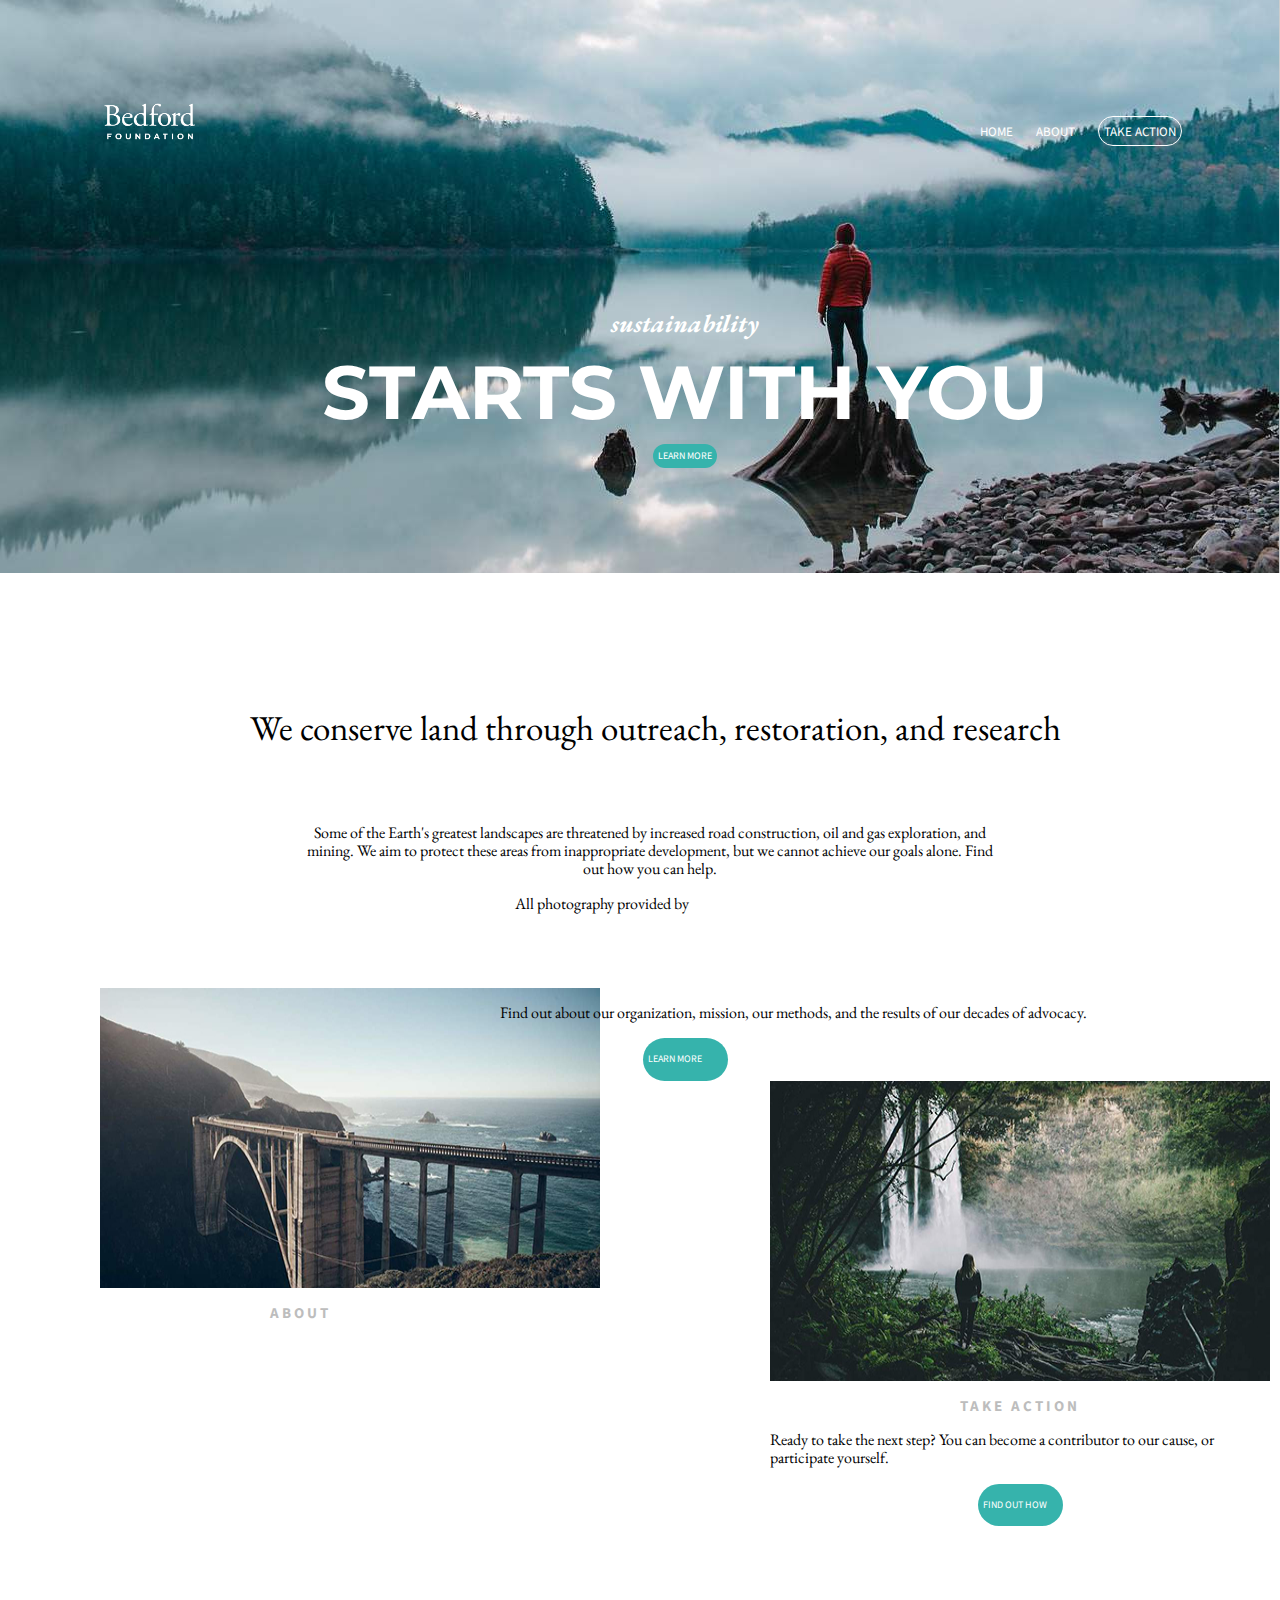
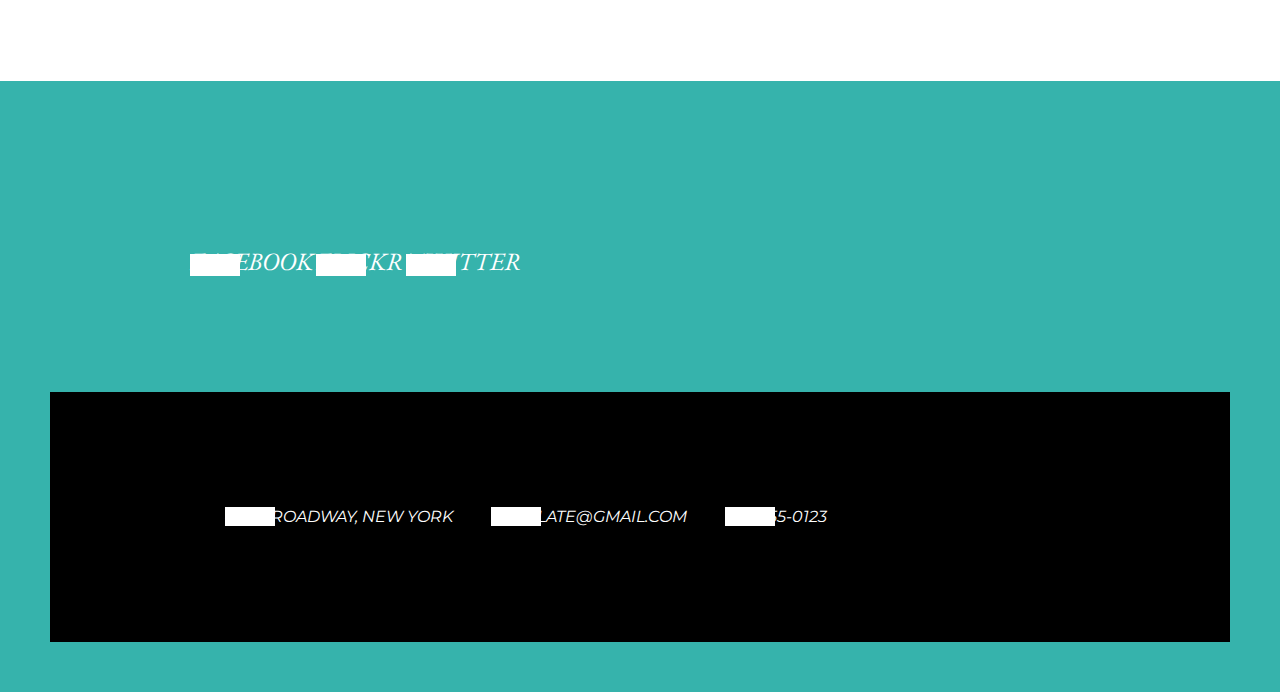
<file: index.html>
<!doctype html>
<html>
<head>
<meta charset="UTF-8">
<title>bedford foundation home page</title>		
		<link href="https://fonts.googleapis.com/css?family=EB+Garamond|Montserrat|Source+Sans+Pro&display=swap" rel="stylesheet">
		<link rel="stylesheet" type="text/css" href="css/normalize.css">
		<link rel="stylesheet" type="text/css" href="css/main.css">	
</head>

<body>
	
	<div id="home-image">
	<header class="wrapper">
		<div class="row">
			<div id="logo">
			<img src="img/logo.png" alt="bedford foundation" width="100">
			</div>
				<nav>
					<ul>
						<li><a href="#">Home</a></li>
						<li><a href="about.html">About</a></li>
						<li><a href="take-action.html">Take Action</a></li>
					</ul>
				</nav>
              </div>
				<h1><span>sustainability</span><br>starts with you</h1>
	
				<p><a href="about.html" class="btn">learn more</a></p>	
	</header>
	</div>
	
	<div class="wrapper">
		<div class="info">
			<p>We conserve land through outreach, restoration, and research</p>
		</div>
		<div id="threaten">	
			<p>Some of the Earth's greatest landscapes are threatened by increased road construction, oil and gas exploration, and mining. We aim to protect these areas from inappropriate development, but we cannot achieve our goals alone. Find out how you can help.</p>
            <p>All photography provided by  <a href="http://www.google.com">Jared Chambers</a></p>
		</div>
		
		<div class="row">	
			<header id="left">
              <img src="img/about.jpeg" alt="" width="100">

                    <h2>about</h2>
			</header>
                    <p>Find out about our organization, mission, our methods, and the results of our decades of advocacy.</p>	
              <div class="btn">
				  <p><a href="about.html">learn more</a></p>
              </div>
        	
			<div id="right">
				<header>
                <img src="img/take-action.jpg" alt="" width="100">
                    <h2>take action</h2>
				</header>
                      <p>Ready to take the next step? You can become a contributor to our cause, or participate yourself.</p>	
                <div class="btn">
					<p><a href="take-action.html">find out how</a></p>
                </div>
			</div>
			</div>
		</div>	

	<footer class="bg-blue">
      <div class="wrapper">
          <div class="row">
              <ul>
                <li><a href="http://www.facebook.com" target="_blank"><span>Facebook</span></a></li>
				 <li><a href="http://www.flickr.com" target="_blank"><span>Flickr</span></a></li>
                <li><a href="http://www.twitter.com" target="_blank"><span>Twitter</span></a></li>
              </ul>
          </div>
      </div>	

	
	<div class="bg-black">
		
		<address class="wrapper">
			<ul>
				<li><a href="https://www.google.com/maps" target="_blank"> 459 Broadway, New York</a></li>
				<li><a href="mailto:template@gmail.com">template@gmail.com</a></li>
				<li><a href="tel:+2125550123">(212)555-0123</a></li>
			</ul>
		</address>
		</div> 
	</footer>
	
</body>
</html>
</file>
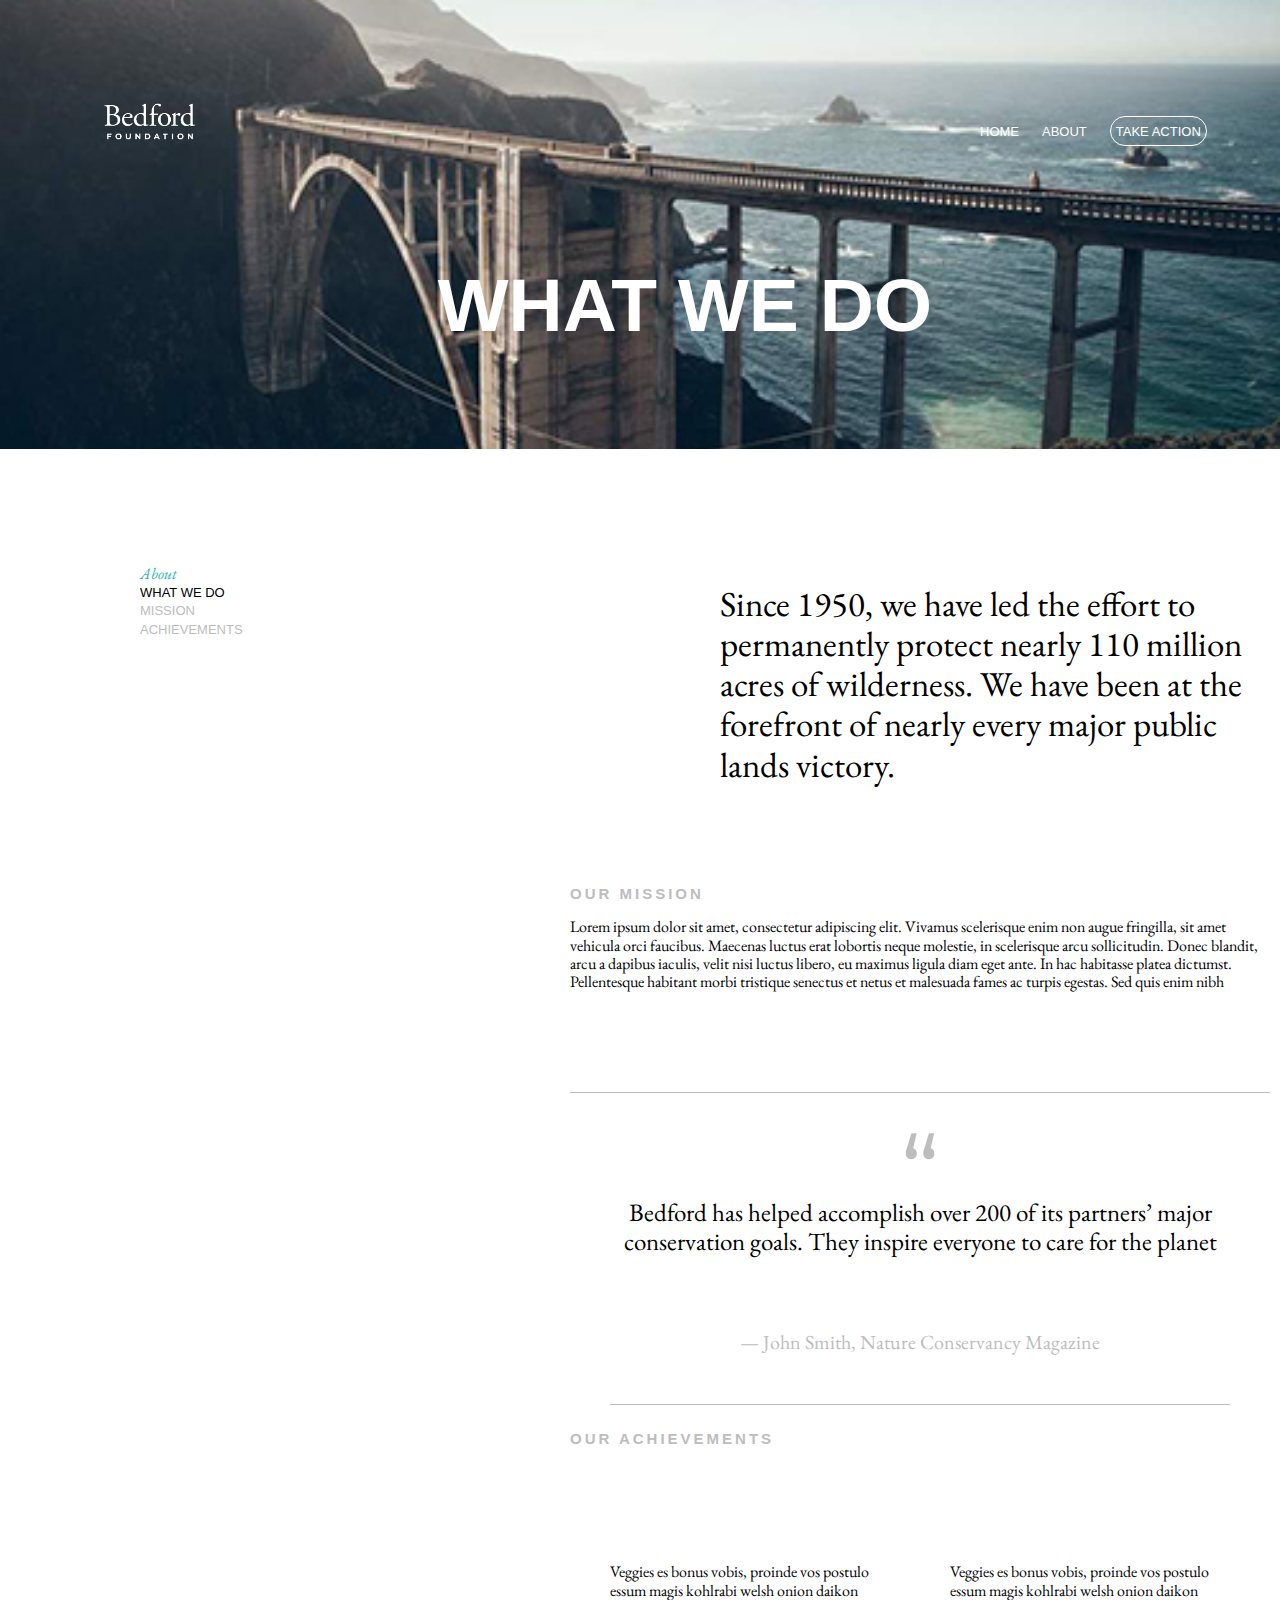
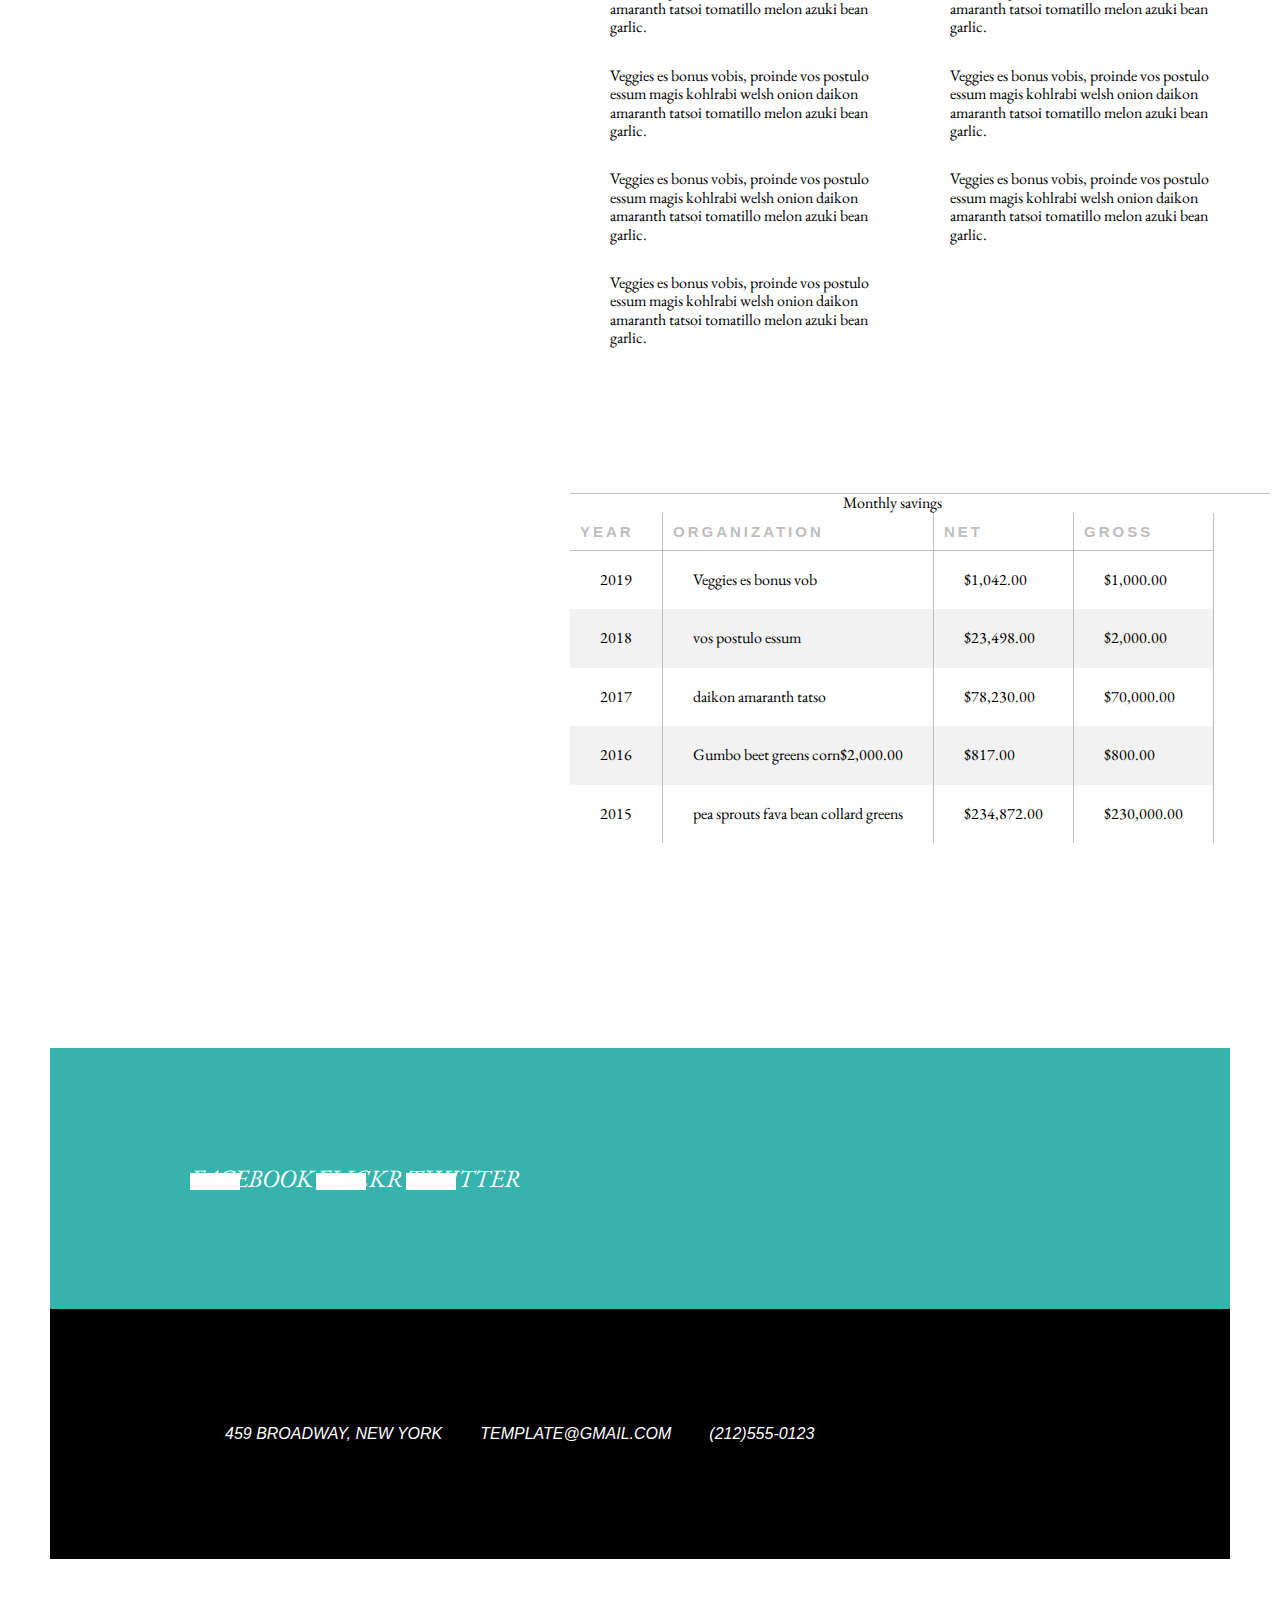
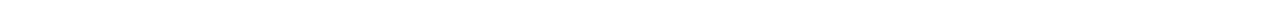
<file: about.html>
<!doctype html>
<html>
<head>
<meta charset="UTF-8">
<title>About</title>	
	<link href="https://fonts.googleapis.com/css?family=EB+Garamond:400,400i,500,500i,600,600i,700,700i,800,800i|Open+Sans:400,400i,600,600i,700,700i,800,800i&display=swap" rel="stylesheet">
	<link rel="stylesheet" type="text/css" href="css/normalize.css">
	<link rel="stylesheet" type="text/css" href="css/main.css">	
</head>
	
<body>
	
	<div id="bg-about">
	<header class="wrapper">
		<div class="row">
			<div id="logo">
			<img src="img/logo.png" alt="bedford foundation" width="100">
			</div>
				<nav>
					<ul>
						<li><a href="index.html">Home</a></li>
						<li><a href="about.html">About</a></li>
						<li><a href="take-action.html">Take Action</a></li>
					</ul>
				</nav>
              </div>
				<h1>what we do</h1>	
	</header>
	</div>
	
	<div class="wrapper">
		<div class="row">
			<div class="col-2-2">
              <nav>
                  <ul>
                      <li>About</li>
                      <li><a href="#whatwedo">What we Do</a></li>
                      <li><a href="#mission">Mission</a></li>
                      <li><a href="#achievements">Achievements</a></li>
                  </ul>
              </nav>
			</div>
			  <div class="col-2-2">
				<section>
                  <div class="info">
                      <p>Since 1950, we have led the effort to permanently protect nearly 110 million acres of wilderness. We have been at the forefront of nearly every major public lands victory. </p>
                  </div>	

                 <header>
                <h2>our mission</h2>
                </header>
                  <p>Lorem ipsum dolor sit amet, consectetur adipiscing elit. Vivamus scelerisque enim non augue fringilla, sit amet vehicula orci faucibus. Maecenas luctus erat lobortis neque molestie, in scelerisque arcu sollicitudin. Donec blandit, arcu a dapibus iaculis, velit nisi luctus libero, eu maximus ligula diam eget ante. In hac habitasse platea dictumst. Pellentesque habitant morbi tristique senectus et netus et malesuada fames ac turpis egestas. Sed quis enim nibh</p>
				</section>
			
				 
            <blockquote>
              <img src="img/quote-img.png" alt="quote">
                <p>Bedford has helped accomplish over 200 of its partners’ major conservation goals. They inspire everyone to care for the planet</p>
				<footer>
                  <p>&mdash; John Smith, Nature Conservancy Magazine </p>
				</footer>
            </blockquote>
		
	
			<section>
                <header> 
                  <h2>Our achievements</h2>
                 </header> 
			<div class="row">	 
				 <div class="col-3-3">
                    <ul>
                      <li>Veggies es bonus vobis, proinde vos postulo essum magis kohlrabi welsh onion daikon amaranth tatsoi tomatillo melon azuki bean garlic.</li>
                      <li>Veggies es bonus vobis, proinde vos postulo essum magis kohlrabi welsh onion daikon amaranth tatsoi tomatillo melon azuki bean garlic.</li>
                      <li>Veggies es bonus vobis, proinde vos postulo essum magis kohlrabi welsh onion daikon amaranth tatsoi tomatillo melon azuki bean garlic.</li>
                      <li>Veggies es bonus vobis, proinde vos postulo essum magis kohlrabi welsh onion daikon amaranth tatsoi tomatillo melon azuki bean garlic.</li>
                    </ul>
				</div>
				<div class="col-3-3">
                  <ul>
                    <li>Veggies es bonus vobis, proinde vos postulo essum magis kohlrabi welsh onion daikon amaranth tatsoi tomatillo melon azuki bean garlic.</li>
                    <li>Veggies es bonus vobis, proinde vos postulo essum magis kohlrabi welsh onion daikon amaranth tatsoi tomatillo melon azuki bean garlic.</li>
                    <li>Veggies es bonus vobis, proinde vos postulo essum magis kohlrabi welsh onion daikon amaranth tatsoi tomatillo melon azuki bean garlic.</li>
                  </ul>
				</div>
			  </div>
			</section>
		
				  
				   <table cellspacing="0">
					     <caption>Monthly savings</caption>
					   <thead>
						   <tr>
                              <th>year</th>
							  <th>organization</th>
							  <th>net</th>
							  <th>gross</th>
						   </tr>
					   </thead>
					   <tbody>
						   <tr>
						   		<td>2019</td>
							    <td>Veggies es bonus vob</td>
							    <td>$1,042.00</td>
							    <td>$1,000.00</td>
						   </tr>
						   <tr>
						   		<td>2018</td>
							    <td>vos postulo essum </td>
							    <td>$23,498.00</td>
							    <td>$2,000.00</td>
						   </tr>
						   <tr>
						   		<td>2017</td>
							    <td>daikon amaranth tatso</td>
							    <td>$78,230.00</td>
							    <td>$70,000.00</td>
						   </tr>
						    <tr>
						   		<td>2016</td>
							    <td>Gumbo beet greens corn$2,000.00</td>
							    <td>$817.00</td>
							    <td>$800.00</td>
						   </tr>
						   <tr>
						   		<td>2015</td>
							    <td>pea sprouts fava bean collard greens</td>
							    <td>$234,872.00</td>
							    <td>$230,000.00</td>
						   </tr>
					   </tbody>
				  </table>
			
		</div>
	</div>
	</div>
	
	<footer>
      <div class="bg-blue">
          <div class="wrapper">
              <ul>
                  <li><a href="http://www.facebook.com" target="_blank"><span>Facebook</span></a></li>
                  <li><a href="http://www.flickr.com" target="_blank"><span>Flickr</span></a></li>
                  <li><a href="http://www.twitter.com" target="_blank"><span>Twitter</span></a></li>
              </ul>
          </div>
      </div>

      <div class="bg-black">
          <address class="wrapper">
              <ul>
                  <li><a href="https://www.google.com/maps" target="_blank"> 459 Broadway, New York</a></li>
                  <li><a href="mailto:template@gmail.com" target="_blank">template@gmail.com</a></li>
                  <li><a href="tel:+2125550123" target="_blank">(212)555-0123</a></li>
              </ul>
          </address>	
      </div>
	</footer>
	


</body>
</html>
</file>
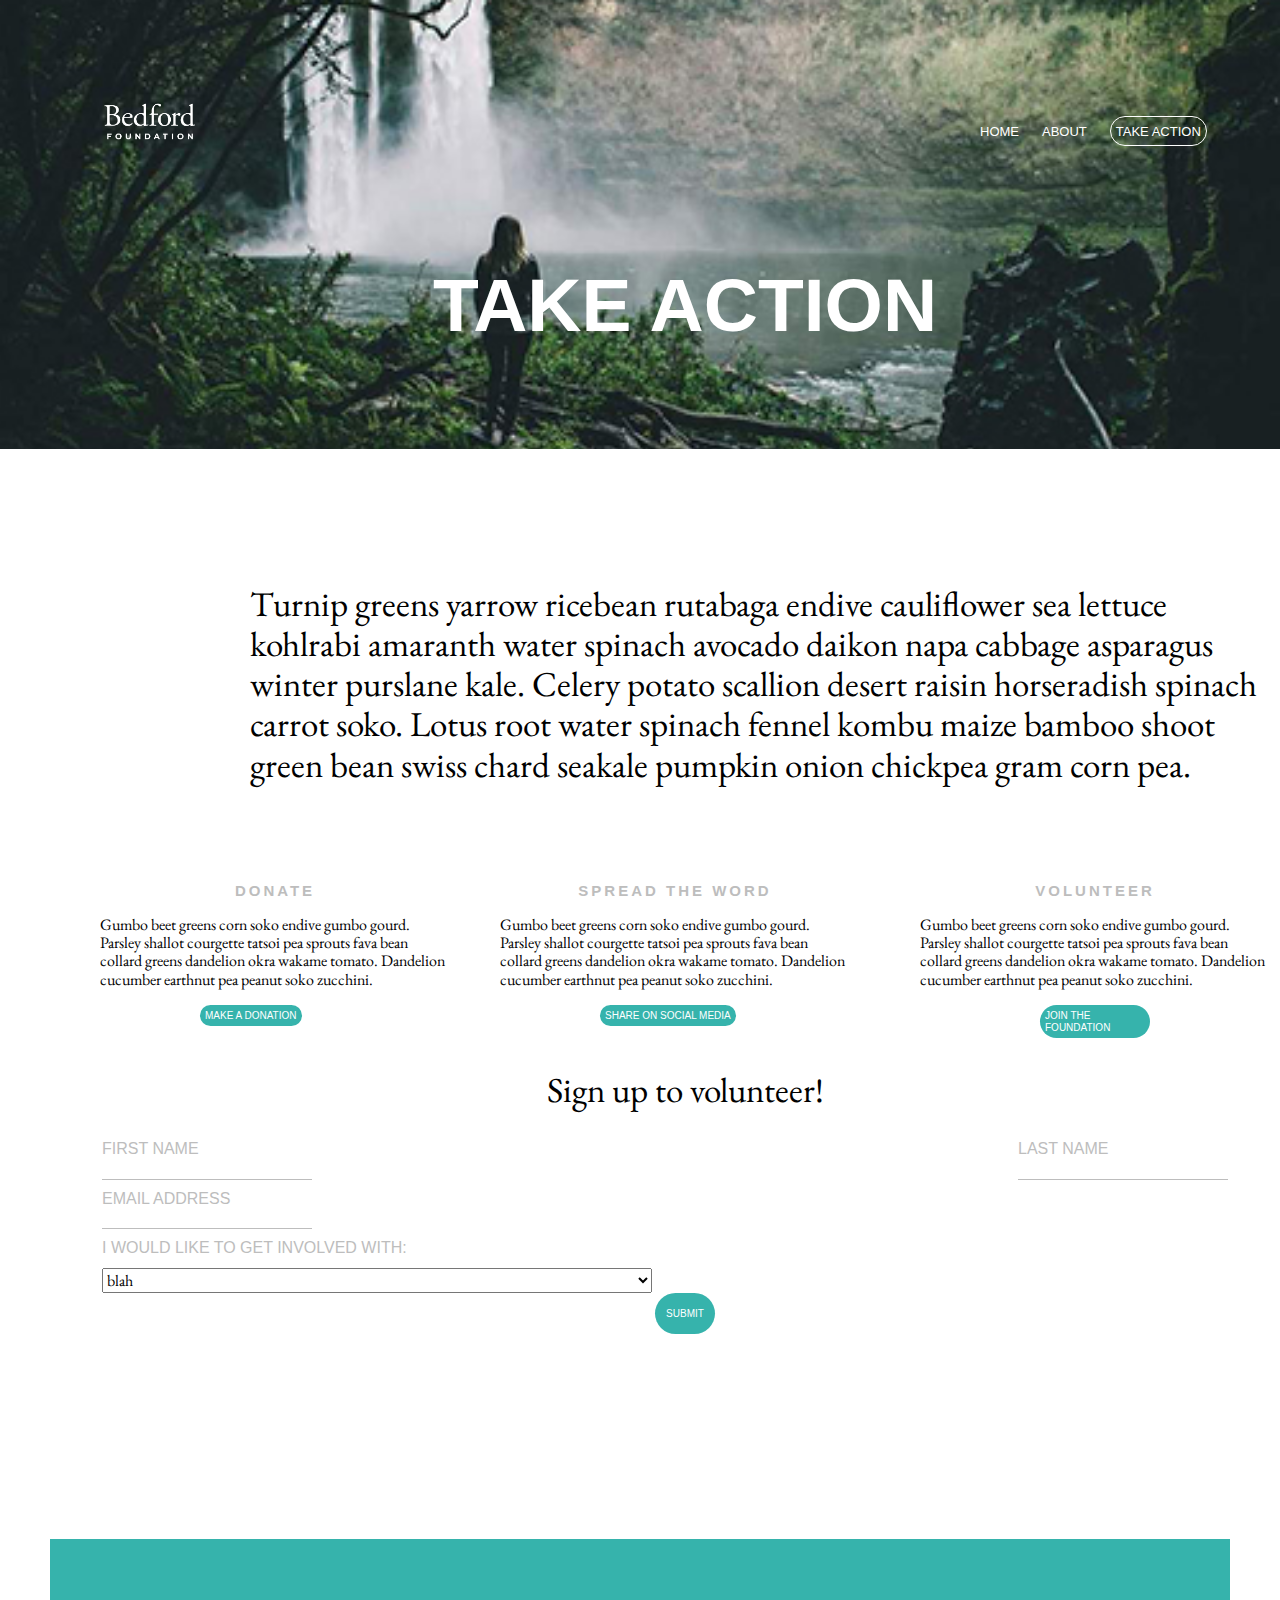
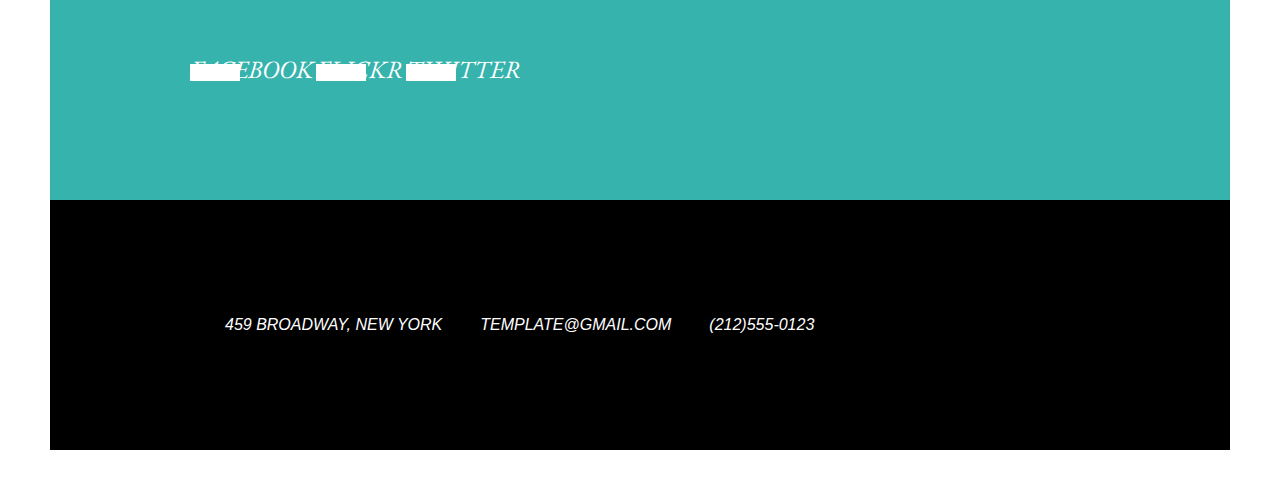
<file: take-action.html>
<!doctype html>
<html>
<head>
<meta charset="UTF-8">
<title>take action</title>
	<link href="https://fonts.googleapis.com/css?family=EB+Garamond:400,400i,500,500i,600,600i,700,700i,800,800i|Open+Sans:400,400i,600,600i,700,700i,800,800i&display=swap" rel="stylesheet">
	<link rel="stylesheet" type="text/css" href="css/normalize.css">
	<link rel="stylesheet" type="text/css" href="css/main.css">	
		
</head>

<body>
		
	<div id="bg-action">
      <header class="wrapper">
          <div class="row">
              <div id="logo">
              <img src="img/logo.png" alt="bedford foundation" width="100">
              </div>
                  <nav>
                      <ul>
                          <li><a href="index.html">Home</a></li>
                          <li><a href="about.html">About</a></li>
                          <li><a href="take-action.html">Take Action</a></li>
                      </ul>
                  </nav>
                </div>
                  <h1>Take Action</h1>		
      </header>
	</div>
	
	<section class="wrapper">
		<div class="info">
          <p>Turnip greens yarrow ricebean rutabaga endive cauliflower sea lettuce kohlrabi amaranth water spinach avocado daikon napa cabbage asparagus winter purslane kale. Celery potato scallion desert raisin horseradish spinach carrot soko. Lotus root water spinach fennel kombu maize bamboo shoot green bean swiss chard seakale pumpkin onion chickpea gram corn pea.</p>
		</div>
		<div class="row">
			<div class="col-4-4">
                <header>
                    <h2>donate</h2>
                </header>
					<p>Gumbo beet greens corn soko endive gumbo gourd. Parsley shallot courgette tatsoi pea sprouts fava bean collard greens dandelion okra wakame tomato. Dandelion cucumber earthnut pea peanut soko zucchini.
					</p>
					<p><a href="http://www.google.com" target="blank" class="btn">make a donation</a></p>
			</div>
			<div class="col-4-4">
                <header>
                    <h2>spread the word</h2>
                </header>
					<p>Gumbo beet greens corn soko endive gumbo gourd. Parsley shallot courgette tatsoi pea sprouts fava bean collard greens dandelion okra wakame tomato. Dandelion cucumber earthnut pea peanut soko zucchini.
					</p>
					<p><a href="http://www.google.com" target="blank" class="btn">share on social media</a></p>
            </div>
			<div class="col-4-4">
                <header>
                    <h2>volunteer</h2>
                </header>
					<p>Gumbo beet greens corn soko endive gumbo gourd. Parsley shallot courgette tatsoi pea sprouts fava bean collard greens dandelion okra wakame tomato. Dandelion cucumber earthnut pea peanut soko zucchini.
					</p>
					<div class="btn">join the foundation</div>
			</div>
		</div>
		
		<form>
			<fieldset>
			<legend>Sign up to volunteer!</legend>
			<div class="row">
				<div class="form-col">
                  <label for="first-name">First Name</label>
                  <input type="text" name="first-name" id="first-name">
				</div>
				<div class="form-col">
                  <label for="last-name"> Last Name</label>
                  <input type="text" name="last-name" id="last-name">
				</div>			
			</div>
				<label for="email-address"> email address</label>
				<input type="text" name="email-address" id="email-address">	
			<div id="involvement">  
				 <label>I would like to get involved with:</label>
				 <select name="involvement">
                  <option>blah</option>
                  <option>blah</option>
                  <option>blah</option>
				</select>
             </div>
				<div class="btn">
                  <p><a href="#">Submit</a></p>
				</div>
		</fieldset>
		</form>
	</section>
	
	<footer>
	<div class="bg-blue">
		<div class="wrapper">
			<div class="row">
			<ul>
                <li><a href="http://www.facebook.com" target="_blank"><span>Facebook</span></a></li>
                <li><a href="http://www.flickr.com" target="_blank"><span>Flickr</span></a></li>
                <li><a href="http://www.twitter.com" target="_blank"><span>Twitter</span></a></li>
			</ul>
            </div>
		</div>
	</div>
	
	<div class="bg-black">
		
		<address class="wrapper">
			<ul>
				<li><a href="https://www.google.com/maps" target="_blank"> 459 Broadway, New York</a></li>
				<li><a href="mailto:template@gmail.com">template@gmail.com</a></li>
				<li><a href="tel:+2125550123">(212)555-0123</a></li>
			</ul>
		</address>		
	</div>
	</footer>
	
</body>
</html>
</file>
<file: css/main.css>
@charset "UTF-8";
/* CSS Document */

/*--------------------------------------------------------------
>>> CSS STANDARDS
----------------------------------------------------------------
1. Place in appropriate section
2. Add new sections to the Table of Contents as needed
3. Order properties consistently inside each declaration i.e. alphabetically or by function 
4. Declaration selectors should each occupy a new line
5. Enter one new line between rules
6. Enter more than one new line between categories 
--------------------------------------------------------------*/

/*--------------------------------------------------------------
>>> TABLE OF CONTENTS:
----------------------------------------------------------------
1.0 - Settings: used with preprocessors and contain font, colors definitions, etc.
2.0 - Tools: globally used mixins and functions. Use for preprocessor only.
3.0 - Generic: reset and/or normalize styles, box-sizing definition, etc. 
4.0 - Elements: styling for bare/generic HTML elements 
        - Forms
        - Lists
        - Media
        - Tables
        - Typography: Headings, Paragraphs, Blockquotes, Anchors
5.0 - Objects: class-based selectors which define undecorated design patterns, building blocks
        - Framework
6.0 - Components: specific designed components
        - Buttons
        - Header
        - Navigation 
7.0 - Utilities: utilities and helper classes with ability to override anything which goes before in the triangle, eg. hide helper class
        - Alignment	    
        - Color
        - Size

--------------------------------------------------------------*/

/*--------------------------------------------------------------
3.0 - GENERIC
-------------------------------------------------------------- */

* {
	-webkit-boxsizing: border-box;
	-moz-boxsizing: border-box;
	-o-boxsizing: border-box;
	-ms-boxsizing: border-box;
	boxsizing: border-box;
	font-family: 'EB Garamond', serif;
}

.row {
	overflow: auto;
}

#home-image {
   background-color: #cccccc;
   background-image: url("../img/hero.jpeg");
   background-repeat: no-repeat;
   background-size: cover; 
   background-position: -1px -200px;
}

nav li a {
	display: inline-block;
	text-transform: uppercase;
	color: #fff;
	text-decoration: none;	
}

header li {
	margin-left: 20px;
}

li {
	display: inline-block;
}


.wrapper {
	width: 1170px;
	margin: 0 auto;
	padding: 100px;
}


a {
	text-decoration: none;
}

.col-2-2 li {
	margin-right: 30px;
}

.col-2-2 section, .col-2-2 h2 {
	text-align: left;
	margin: 0;
}

.col-2-2 section {
	border-bottom: 1px solid #bdbdbd;
}

.col-2-2 section p:last-child {
	margin-bottom: 100px;
}

.col-2-2:last-child {
	width: 750px;
}


nav:first-child a {
	text-align: right;
	font-size: 13px;
}

nav:last-child a {
	text-align: center;
	font-size: 13px;
}

.wrapper:first-child nav li:last-child {
	border: 1px solid #fff;
	padding: 5px;
	border-radius: 15px;
}

#logo {
	width: 200px;
	float: left;
}

#logo, .form-col:first-child, .col-4-4:first-child, .col-4-4:nth-child(2) {
	float: left;
}

.form-col {
	width: 250px;
}

.form-col:last-child, .wrapper:first-child nav, .col-4-4:last-child {
	float: right;
}

select {
	width: 550px;
	margin-top: 10px;
}
          
.wrapper:first-child nav {
	width: 350px;
}

.col-2-2 nav {
	width: 170px
}

ul {
    list-style-type: none;
}

.btn, li a, h1, .wrapper:first-child h1  {
	color: #fff;
}

.wrapper:first-child h1 {
	margin: 100px 0 0;
	font-size: 75px;
}

.col-4-4 {
	width: 350px;
}

.col-4-4 {
	margin-top: 50px;
}

.col-4-4 .btn {
	width: 100px;
}

.col-4-4:first-child .btn, .col-4-4:nth-child(2) .btn {
	margin-left: 100px;
}

.col-4-4:first-child {
	margin-right: 50px;
}



.btn {
	font-family: 'Source Sans Pro', sans-serif;	
}

h1, h2, label {
	text-transform: uppercase;
}

 h2, th, label {
	font-family: 'Source Sans Pro', sans-serif;	
	color: #bdbdbd;
	
}

 h2, th {
	letter-spacing: 3px;
	 font-size: 15px;
}

blockquote {
	text-align: center;
	font-style: none;
	font-size: 25px;
	border-bottom: 1px solid #bdbdbd;
}

blockquote footer {
	font-size: 20px;
	color: #bdbdbd;
	margin: 0px;
}

blockquote p:first-child {
	margin: 0 auto;
}



h1 span {
	text-transform: lowercase;
}

.btn {
	text-transform: uppercase;
}


header p span {
	font-family: 'EB Garamond', serif;
	font-size: 30px;
	font-style: italic;
	text-transform: lowercase;
}

.btn a, li a {
	text-transform: uppercase;
	font-family: 'Source Sans Pro', sans-serif;	
}

header p:last-child {
	margin: 10px;
}

.wrapper:nth-child(2) header a {
	font-family: 'Source Sans Pro', sans-serif;	
	color: #fff;
}

.btn {
	font-size: 10px;
	text-decoration: none;
	background-color: #36b3ac;
	padding: 5px;
	border-radius: 30px;
	width: 75px;
}



.wrapper:nth-child(2) span {
	width: 800px;
}




#bg-blue {
	background-color: #36b3ac;
}

#bg-black {
	background-color: #000;
}

h1, address a {
	font-family: 'Montserrat', sans-serif;
	font-style: bold;
}

h1, header p {
	text-align: center;
}


a {
	text-decoration: none;
	color: white;
}

span:first-of-type {
	font-size: 25px;
	font-style: italic;
}

.bg-blue {
	background-color: #36b3ac;
}

.bg-black {
	background-color: #000;
}

.wrapper:nth-child(2) #btn {
	font-size: 10px;
}

.bg-blue ul a {
	width: 20px;
	height: 20px;
}

.bg-blue li:first-child a {
	background: url("../img/facebook-sprite.png") no-repeat 0 0;
}

.bg-blue li:nth-child(2) a {
	background: url("../img/flickr-sprite.png") no-repeat 0 0;
}

.bg-blue li:last-child a {
	background: url("../img/twitter-sprite.png") no-repeat 0 0;
}

.bg-blue li a:hover {
	background-position: 0 -20px;
}


#bg-action {
   background-color: #cccccc;
   background-image: url("../img/take-action.jpg");
   background-repeat: no-repeat;
   background-size: cover; 
   background-position: 0 -200px
}


#bg-about {
   background-color: #cccccc;
   background-image: url("../img/about.jpeg");
   background-repeat: no-repeat;
   background-size: cover; 
   background-position: 0 -200px;
}

 .col:first-child, #left, header:nth-child(3) ul:first-child {
	float: left;
}

.col:first-child {
	width: 170px;
}

#left, #right {
	width: 400px;
}

#left img, #right img {
	width: 500px;
	height: 300px;
}


.col nav li a {
	display: block;
	color: #000;
}

.col:last-child, #right, header:nth-child(3) ul:last-child {
	float: right;
	width: 500px;
}

header:nth-child(3) ul {
	width: 300px;
}

#bg-blue {
	margin-top: 100px;
}

footer {
	margin-top: 55px;
}

section .col {
	width: 300px;
	font-style: normal;
}

.col-2-2 {
	margin: 0;
}

.col-2-2:first-child {
	width: 150px;
	float: left;
}

.col-2-2 nav, .col-3-3:first-child {
	float: left;
}

.col-3-3 {
	width: 340px;
}

.col-3-3 ul {
	list-style-image: url(../img/list-bullet.png);
	display: block;
}

.col-2-2:last-child {
	width: 700px;
	float: right;
}


.col-3-3:last-child {
	float: left;
}

.col-2-2 nav li:first-child a {
	font-family: 'EB Garamond', serif;
	font-style: italic;
	text-transform: none;
}

.col-2-2 nav li:nth-child(2) a {
	color: #000;
}

.col-2-2 nav li:nth-child(3) a, .col-2-2 nav li:last-child a {
	color: #bdbdbd;
}
 
section .col h2 {
	width: 230px;
}

.info, legend {
	font-size: 35px;
}

.col-2-2 nav li:first-child {
	color: #36b3ac;
	font-style: italic;
}

.col-3-3 {
	margin: 100px 0;
}

.col-3-3 ul li {
	margin-bottom: 30px;
}

h2 {
	text-align: center;
}

.btn {
	margin: 0 auto;
}

.info {
	margin: 0 0 0 150px;
}

#info, #threaten {
	width: 700px;
	margin: 75px 200px;
	text-align: center;
}

address li a {
	margin-left: 35px;
}


#bg-blue ul a:first-child {
	background: url("../img/facebook-sprite.png") no-repeat 0 0;
}

footer {
  padding: 50px;
	}

tbody tr:nth-child(2), tbody tr:nth-child(4) {
    background-color: #f2f2f2;
}

tbody td {
	 padding: 20px 30px;
}

thead {
	border-bottom: 1px solid #bdbdbd;
}

th {
	text-align: left;
	text-transform: uppercase;
	border-bottom: 1px solid #bdbdbd;
	padding: 10px;
}

td, th {
	border-right: 1px solid #bdbdbd;
}

fieldset {
	border: none;
	padding: 0;
}

legend {
	text-align: center;
	padding: 30px;
}

input #email-address {
	width: 550px;
}

input {
	border: none;
	border-bottom: 1px solid #bdbdbd;
	margin-bottom: 10px;
}

form {
	margin: 0 auto;
}

label, fieldset fieldset > legend {
	display: block
}

#email-address, #first-name, #involvement {
	margin-right: 500px;
}

fieldset .btn {
	width: 50px;
	text-align: center;
}
</file>
